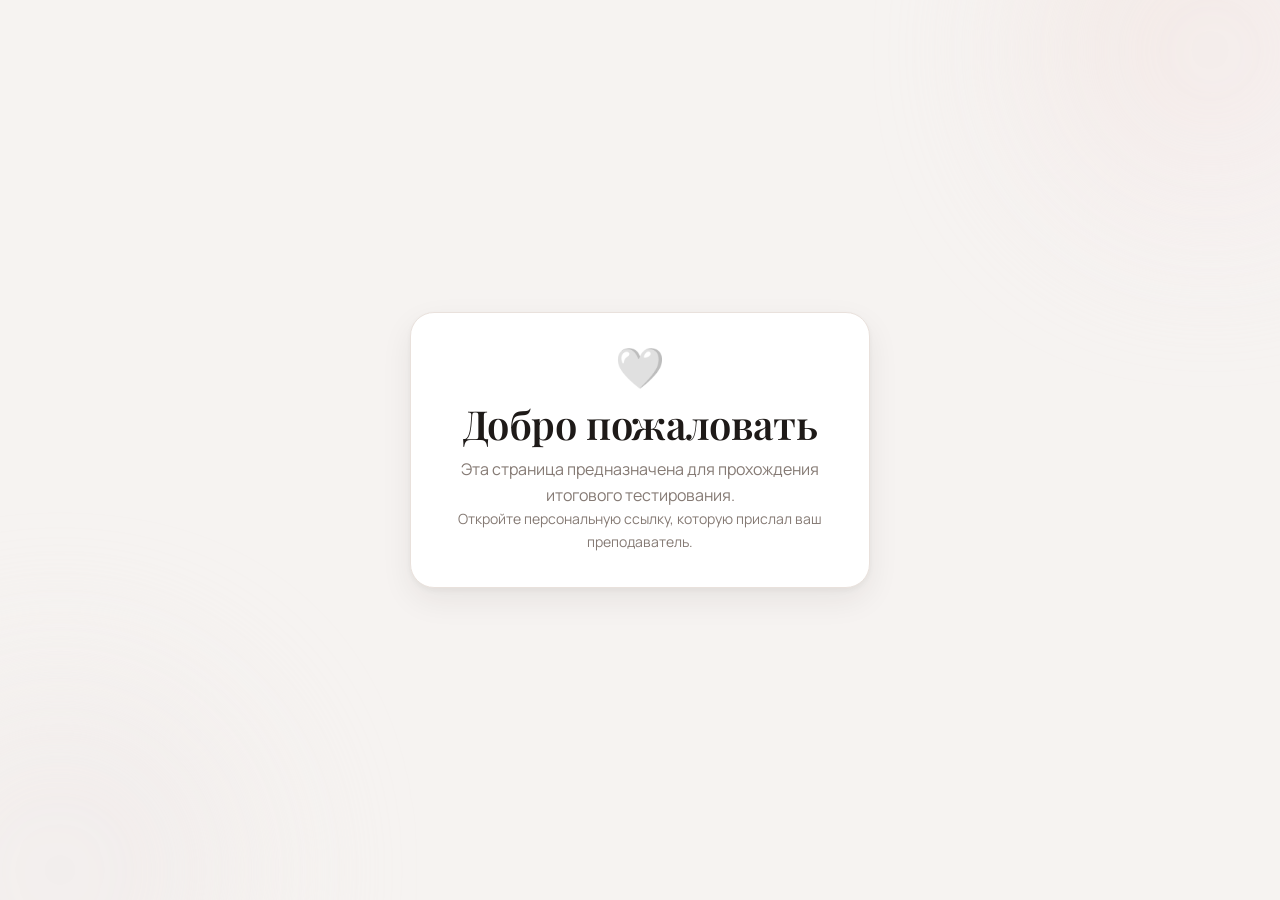
<file: index.html>
<!DOCTYPE html>
<html lang="ru">
<head>
<meta charset="utf-8">
<meta name="viewport" content="width=device-width, initial-scale=1, viewport-fit=cover">
<meta name="robots" content="noindex, nofollow">
<meta name="theme-color" content="#F6F3F1">
<title>Итоговое тестирование</title>

<link rel="preconnect" href="https://fonts.googleapis.com">
<link rel="preconnect" href="https://fonts.gstatic.com" crossorigin>
<link rel="stylesheet" href="https://fonts.googleapis.com/css2?family=Manrope:wght@400;500;600;700&family=Playfair+Display:wght@500;600&display=swap">
<link rel="stylesheet" href="assets/css/styles.css">
<link rel="icon" href="data:image/svg+xml,<svg xmlns='http://www.w3.org/2000/svg' viewBox='0 0 100 100'><text y='.9em' font-size='90'>🎓</text></svg>">
</head>

<body>

<canvas id="confetti" aria-hidden="true"></canvas>
<div class="bg-decor" aria-hidden="true"><span class="blob blob-1"></span><span class="blob blob-2"></span></div>

<main id="app">

  <!-- ============ ЗАГРУЗКА ============ -->
  <section class="screen" id="screen-loading">
    <div class="center-wrap"><div class="spinner" aria-label="Загрузка"></div></div>
  </section>

  <!-- ============ НЕЙТРАЛЬНАЯ СТРАНИЦА ============ -->
  <section class="screen" id="screen-welcome" hidden>
    <div class="center-wrap">
      <div class="card card-narrow text-center">
        <div class="emblem" aria-hidden="true">🤍</div>
        <h1 class="display">Добро пожаловать</h1>
        <p class="lead">Эта страница предназначена для прохождения итогового тестирования.</p>
        <p class="muted small">Откройте персональную ссылку, которую прислал ваш преподаватель.</p>
      </div>
    </div>
  </section>

  <!-- ============ ТЕСТ НЕ НАЙДЕН ============ -->
  <section class="screen" id="screen-notfound" hidden>
    <div class="center-wrap">
      <div class="card card-narrow text-center">
        <div class="emblem" aria-hidden="true">🔍</div>
        <h1 class="display">Тестирование не найдено</h1>
        <p class="lead">Возможно, ссылка указана неверно или устарела.</p>
        <button type="button" class="btn btn-primary" id="notfound-back">Вернуться</button>
      </div>
    </div>
  </section>

  <!-- ============ СТАРТОВЫЙ ЭКРАН ============ -->
  <section class="screen" id="screen-start" hidden>
    <div class="center-wrap">
      <div class="card card-start">

        <div class="resume-box" id="resume-box" hidden>
          <div class="resume-icon" aria-hidden="true">⏱</div>
          <div class="resume-text">
            <strong>Найдено незавершённое тестирование</strong>
            <span id="resume-meta" class="muted small"></span>
          </div>
          <div class="resume-actions">
            <button type="button" class="btn btn-primary btn-sm" id="btn-resume">Продолжить тестирование</button>
            <button type="button" class="btn btn-ghost btn-sm" id="btn-restart">Начать заново</button>
          </div>
        </div>

        <p class="eyebrow" id="start-brand">Итоговое тестирование</p>
        <h1 class="display" id="start-title">—</h1>
        <p class="lead" id="start-subtitle">Проверьте свои знания по теоретической части обучения</p>

        <div class="meta-grid">
          <div class="meta-item">
            <span class="meta-value" id="start-count">—</span>
            <span class="meta-label">вопросов</span>
          </div>
          <div class="meta-item">
            <span class="meta-value" id="start-time">—</span>
            <span class="meta-label">примерно</span>
          </div>
          <div class="meta-item">
            <span class="meta-value" id="start-pass">—</span>
            <span class="meta-label">проходной балл</span>
          </div>
        </div>

        <ul class="hint-list">
          <li>Вопросы показываются по одному, к предыдущим можно вернуться.</li>
          <li>Встречаются вопросы с одним и несколькими ответами, сопоставления, последовательности и открытые ответы.</li>
          <li>Правильные ответы станут доступны только после завершения теста.</li>
          <li>Прогресс сохраняется автоматически — страницу можно случайно закрыть.</li>
        </ul>

        <form id="name-form" class="name-form" novalidate>
          <label class="field-label" for="student-name">Как вас зовут?</label>
          <input class="field" type="text" id="student-name" name="name" placeholder="Имя и фамилия"
                 autocomplete="name" maxlength="60" required aria-describedby="name-error">
          <p class="field-error" id="name-error" role="alert" hidden>Пожалуйста, введите имя и фамилию.</p>
          <button type="submit" class="btn btn-primary btn-block" id="btn-start">Начать тестирование</button>
        </form>

      </div>
    </div>
  </section>

  <!-- ============ ЭКРАН ВОПРОСА ============ -->
  <section class="screen screen-quiz" id="screen-quiz" hidden>

    <header class="quiz-header">
      <div class="quiz-header-row">
        <div class="quiz-id">
          <span class="chip chip-test" id="quiz-test">—</span>
          <span class="chip chip-name" id="quiz-name">—</span>
        </div>
        <div class="quiz-counter"><span id="quiz-counter">Вопрос 1 из 1</span></div>
      </div>
      <div class="progress" role="progressbar" aria-label="Прогресс тестирования" aria-valuemin="0" aria-valuemax="100" aria-valuenow="0" id="progress">
        <div class="progress-fill" id="progress-fill"></div>
      </div>
    </header>

    <div class="quiz-body">
      <article class="card card-question" id="question-card" aria-live="polite">
        <!-- наполняется из JS -->
      </article>
    </div>

    <footer class="quiz-nav">
      <button type="button" class="btn btn-ghost" id="btn-prev">Назад</button>
      <span class="nav-status" id="nav-status"></span>
      <button type="button" class="btn btn-primary" id="btn-next">Далее</button>
    </footer>
  </section>

  <!-- ============ РЕЗУЛЬТАТ ============ -->
  <section class="screen" id="screen-result" hidden>
    <div class="center-wrap">
      <div class="card card-result">

        <div class="score-ring-wrap">
          <svg class="score-ring" viewBox="0 0 140 140" role="img" aria-labelledby="ring-label">
            <title id="ring-label">Результат тестирования</title>
            <circle class="ring-track" cx="70" cy="70" r="62"></circle>
            <circle class="ring-value" cx="70" cy="70" r="62" id="ring-value"></circle>
          </svg>
          <div class="score-center">
            <span class="score-percent" id="result-percent">0%</span>
            <span class="score-caption" id="result-fraction">—</span>
          </div>
        </div>

        <span class="status-badge" id="result-badge">—</span>
        <h1 class="display" id="result-title">Тестирование завершено!</h1>
        <p class="result-person"><span id="result-name">—</span> · <span id="result-test">—</span></p>

        <div class="stats-grid">
          <div class="stat stat-success"><span class="stat-value" id="stat-correct">0</span><span class="stat-label">правильных</span></div>
          <div class="stat stat-error"><span class="stat-value" id="stat-wrong">0</span><span class="stat-label">ошибок</span></div>
          <div class="stat stat-neutral"><span class="stat-value" id="stat-percent">0%</span><span class="stat-label">выполнено</span></div>
          <div class="stat stat-manual" id="stat-manual-box" hidden><span class="stat-value" id="stat-manual">0</span><span class="stat-label">на проверке</span></div>
        </div>

        <div class="congrats">
          <div class="congrats-glow" aria-hidden="true"></div>
          <p class="congrats-title">Тестирование завершено! Поздравляем! 🎓</p>
          <p>Вы проверили свои знания по теоретической части обучения.</p>
          <p>Но помните: хороший мастер — это не только знания, но и умение применять их на практике.</p>
          <p>Отрабатывайте технику, анализируйте каждую работу, замечайте свои ошибки и не бойтесь задавать вопросы.</p>
          <p class="congrats-outro">Навык формируется через практику. Продолжайте развиваться — и результат обязательно придёт. 🤍</p>
        </div>

        <div class="send-status" id="send-status" hidden>
          <span class="send-text" id="send-text"></span>
          <button type="button" class="btn btn-ghost btn-sm" id="btn-resend" hidden>Повторить отправку</button>
        </div>

        <div class="result-actions">
          <button type="button" class="btn btn-primary btn-block" id="btn-review">Посмотреть результаты</button>
          <button type="button" class="btn btn-outline btn-block" id="btn-done">Завершить</button>
        </div>
        <button type="button" class="link-quiet" id="btn-retake">Пройти тест заново</button>

      </div>
    </div>
  </section>

  <!-- ============ РАЗБОР ============ -->
  <section class="screen" id="screen-review" hidden>
    <div class="review-wrap">
      <header class="review-header">
        <button type="button" class="btn btn-ghost btn-sm" id="btn-review-back">← К результату</button>
        <h1 class="review-title">Разбор ответов</h1>
        <p class="muted small" id="review-sub">—</p>
      </header>
      <div id="review-list" class="review-list"></div>
      <div class="review-footer">
        <button type="button" class="btn btn-primary" id="btn-review-back2">Вернуться к результату</button>
      </div>
    </div>
  </section>

  <!-- ============ ФИНАЛ ============ -->
  <section class="screen" id="screen-bye" hidden>
    <div class="center-wrap">
      <div class="card card-narrow text-center">
        <div class="emblem" aria-hidden="true">🤍</div>
        <h1 class="display">Спасибо!</h1>
        <p class="lead">Результат сохранён. Эту страницу можно закрыть.</p>
        <button type="button" class="btn btn-ghost btn-sm" id="btn-bye-back">Вернуться к результату</button>
      </div>
    </div>
  </section>

</main>

<!-- ============ МОДАЛЬНОЕ ОКНО ============ -->
<div class="modal-backdrop" id="modal" hidden>
  <div class="modal" role="dialog" aria-modal="true" aria-labelledby="modal-title" aria-describedby="modal-text">
    <h2 class="modal-title" id="modal-title">—</h2>
    <p class="modal-text" id="modal-text">—</p>
    <div class="modal-actions">
      <button type="button" class="btn btn-ghost" id="modal-cancel">Отмена</button>
      <button type="button" class="btn btn-primary" id="modal-ok">Ок</button>
    </div>
  </div>
</div>

<script src="assets/js/config.js"></script>
<script src="assets/js/data/brows.js"></script>
<script src="assets/js/data/lashes.js"></script>
<script src="assets/js/engine.js"></script>
<script src="assets/js/app.js"></script>
</body>
</html>
</file>
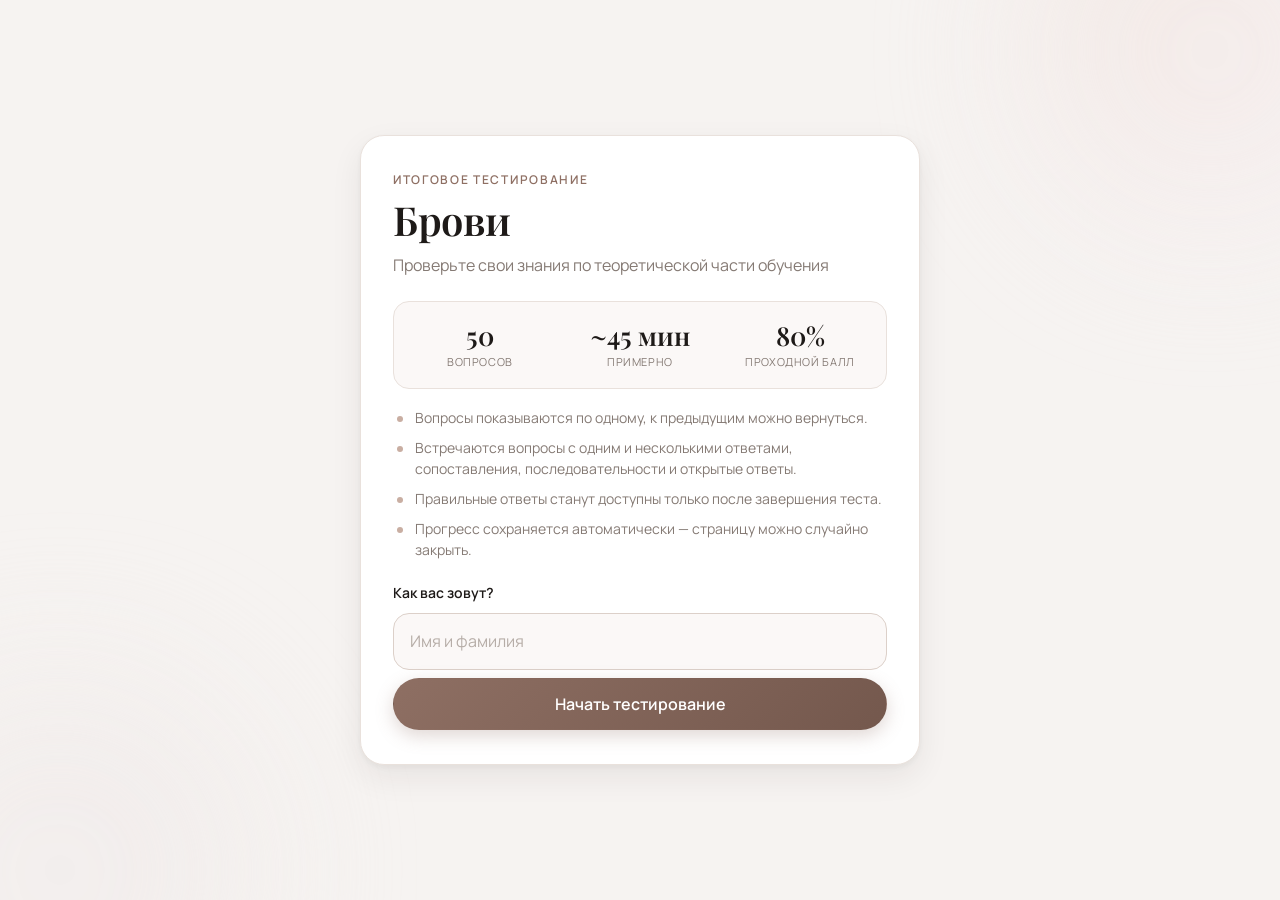
<file: brows/index.html>
<!DOCTYPE html>
<html lang="ru">
<head>
<meta charset="utf-8">
<title>Итоговое тестирование</title>
<meta name="robots" content="noindex, nofollow">
<meta http-equiv="refresh" content="0; url=../index.html?test=brows">
<script>location.replace('../index.html?test=brows' + location.hash);</script>
<style>body{font-family:system-ui,sans-serif;background:#F6F3F1;color:#857A74;display:grid;place-items:center;height:100vh;margin:0}</style>
</head>
<body>
<p>Открываем тестирование… <a href="../index.html?test=brows">Перейти</a></p>
</body>
</html>
</file>
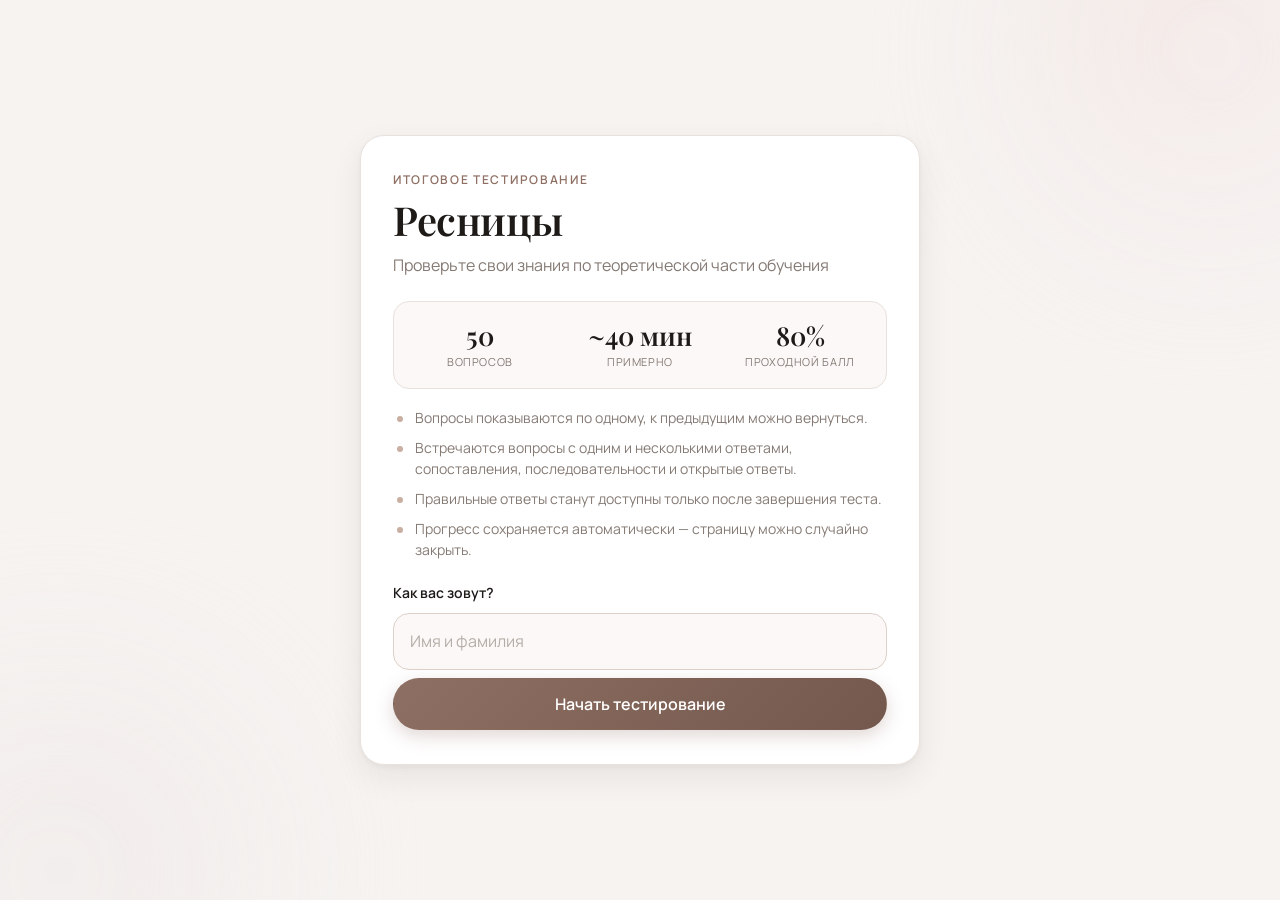
<file: lashes/index.html>
<!DOCTYPE html>
<html lang="ru">
<head>
<meta charset="utf-8">
<title>Итоговое тестирование</title>
<meta name="robots" content="noindex, nofollow">
<meta http-equiv="refresh" content="0; url=../index.html?test=lashes">
<script>location.replace('../index.html?test=lashes' + location.hash);</script>
<style>body{font-family:system-ui,sans-serif;background:#F6F3F1;color:#857A74;display:grid;place-items:center;height:100vh;margin:0}</style>
</head>
<body>
<p>Открываем тестирование… <a href="../index.html?test=lashes">Перейти</a></p>
</body>
</html>
</file>
<file: assets/css/styles.css>
/* =====================================================================
   ВИЗУАЛЬНАЯ СИСТЕМА
   Чтобы полностью сменить стиль сайта, достаточно поменять значения
   переменных в блоке :root ниже.
   ===================================================================== */

:root {
  /* ---- цвет ---- */
  --primary:        #8E6F63;   /* основной тёплый оттенок */
  --primary-dark:   #74584D;
  --primary-light:  #C9AEA2;
  --primary-soft:   #F1E7E2;   /* очень светлая заливка акцента */

  --accent:         #B08A94;   /* приглушённый mauve / rose */
  --accent-soft:    #F3E9EC;

  --background:     #F6F3F1;
  --surface:        #FFFFFF;
  --surface-2:      #FBF8F7;

  --text:           #1E1A18;
  --muted:          #857A74;
  --border:         #E9E1DC;
  --border-strong:  #DCD0C9;

  --success:        #3F7A63;
  --success-soft:   #E8F2ED;
  --error:          #B35450;
  --error-soft:     #FAEBEA;
  --warning:        #A87B33;
  --warning-soft:   #FAF1E2;

  /* ---- геометрия ---- */
  --radius-sm: 10px;
  --radius:    16px;
  --radius-lg: 24px;
  --radius-xl: 32px;

  /* ---- тени ---- */
  --shadow-sm: 0 1px 2px rgba(45, 32, 27, .05), 0 2px 8px rgba(45, 32, 27, .04);
  --shadow:    0 2px 6px rgba(45, 32, 27, .05), 0 12px 32px rgba(45, 32, 27, .07);
  --shadow-lg: 0 4px 12px rgba(45, 32, 27, .06), 0 24px 60px rgba(45, 32, 27, .10);
  --ring:      0 0 0 3px rgba(142, 111, 99, .20);

  /* ---- типографика ---- */
  --font-body: 'Manrope', -apple-system, BlinkMacSystemFont, 'Segoe UI', Roboto, 'Helvetica Neue', Arial, sans-serif;
  --font-display: 'Playfair Display', Georgia, 'Times New Roman', serif;

  /* ---- движение ---- */
  --ease: cubic-bezier(.22, .61, .36, 1);
  --dur: 260ms;
  --dur-fast: 160ms;
}

/* ===================== БАЗА ===================== */

*, *::before, *::after { box-sizing: border-box; }

/* атрибут hidden должен работать даже на элементах с собственным display */
[hidden] { display: none !important; }

html { -webkit-text-size-adjust: 100%; }

body {
  margin: 0;
  min-height: 100dvh;
  font-family: var(--font-body);
  font-size: 16px;
  line-height: 1.6;
  color: var(--text);
  background: var(--background);
  -webkit-font-smoothing: antialiased;
  overflow-x: hidden;
}

h1, h2, h3, p, ul, ol { margin: 0; }
ul, ol { padding: 0; list-style: none; }
button { font: inherit; color: inherit; }

:focus-visible {
  outline: 2px solid var(--primary);
  outline-offset: 3px;
  border-radius: 6px;
}

/* фоновые пятна */
.bg-decor { position: fixed; inset: 0; pointer-events: none; z-index: 0; overflow: hidden; }
.blob { position: absolute; border-radius: 50%; filter: blur(70px); opacity: .55; }
.blob-1 { width: 380px; height: 380px; top: -140px; right: -120px;
  background: radial-gradient(circle at 30% 30%, #F0E2DC, #F6EDEF 70%); }
.blob-2 { width: 420px; height: 420px; bottom: -180px; left: -150px;
  background: radial-gradient(circle at 60% 40%, #EDE6E8, #F4F1EC 70%); }

#confetti {
  position: fixed; inset: 0; width: 100%; height: 100%;
  pointer-events: none; z-index: 60; display: none;
}
#confetti.on { display: block; }

/* ===================== ЭКРАНЫ ===================== */

#app { position: relative; z-index: 1; }

.screen { animation: screen-in var(--dur) var(--ease) both; }
@keyframes screen-in { from { opacity: 0; transform: translateY(10px); } to { opacity: 1; transform: none; } }

.center-wrap {
  min-height: 100dvh;
  display: flex; align-items: center; justify-content: center;
  padding: 24px 16px calc(24px + env(safe-area-inset-bottom));
}

.spinner {
  width: 34px; height: 34px; border-radius: 50%;
  border: 3px solid var(--border);
  border-top-color: var(--primary);
  animation: spin .8s linear infinite;
}
@keyframes spin { to { transform: rotate(360deg); } }

/* ===================== КАРТОЧКИ ===================== */

.card {
  background: var(--surface);
  border: 1px solid var(--border);
  border-radius: var(--radius-lg);
  box-shadow: var(--shadow);
  padding: 26px 20px;
  width: 100%;
}
.card-narrow { max-width: 460px; }
.card-start { max-width: 560px; }
.card-result { max-width: 560px; text-align: center; }
.text-center { text-align: center; }

.emblem { font-size: 40px; line-height: 1; margin-bottom: 14px; }

.eyebrow {
  font-size: 12px; letter-spacing: .14em; text-transform: uppercase;
  color: var(--primary); font-weight: 600; margin-bottom: 8px;
}
.display {
  font-family: var(--font-display);
  font-size: clamp(28px, 7vw, 40px);
  line-height: 1.15; font-weight: 600; letter-spacing: -.01em;
}
.lead { margin-top: 10px; color: var(--muted); font-size: 16px; }
.muted { color: var(--muted); }
.small { font-size: 14px; }

/* ---- мета на стартовом экране ---- */
.meta-grid {
  display: grid; grid-template-columns: repeat(3, 1fr); gap: 8px;
  margin: 22px 0 18px;
  background: var(--surface-2);
  border: 1px solid var(--border);
  border-radius: var(--radius);
  padding: 14px 8px;
}
.meta-item { display: flex; flex-direction: column; align-items: center; text-align: center; gap: 2px; }
.meta-value { font-family: var(--font-display); font-size: 22px; font-weight: 600; line-height: 1.2; }
.meta-label { font-size: 11px; letter-spacing: .06em; text-transform: uppercase; color: var(--muted); }

.hint-list { display: grid; gap: 9px; margin-bottom: 22px; }
.hint-list li {
  position: relative; padding-left: 22px; font-size: 14px; color: var(--muted); line-height: 1.5;
}
.hint-list li::before {
  content: ''; position: absolute; left: 4px; top: 9px;
  width: 6px; height: 6px; border-radius: 50%; background: var(--primary-light);
}

/* ---- форма имени ---- */
.name-form { display: grid; gap: 8px; }
.field-label { font-size: 14px; font-weight: 600; }
.field {
  width: 100%; padding: 15px 16px;
  font: inherit; font-size: 16px;
  color: var(--text); background: var(--surface-2);
  border: 1.5px solid var(--border-strong);
  border-radius: var(--radius);
  transition: border-color var(--dur-fast) var(--ease), box-shadow var(--dur-fast) var(--ease), background var(--dur-fast);
}
.field::placeholder { color: #B6ADA7; }
.field:focus { outline: none; border-color: var(--primary); background: var(--surface); box-shadow: var(--ring); }
.field.invalid { border-color: var(--error); }
.field-error { color: var(--error); font-size: 13px; }

/* ---- продолжение теста ---- */
.resume-box {
  display: grid; grid-template-columns: auto 1fr; gap: 12px;
  align-items: center;
  background: var(--warning-soft);
  border: 1px solid #EBDCC2;
  border-radius: var(--radius);
  padding: 14px; margin-bottom: 22px;
}
.resume-icon { font-size: 20px; }
.resume-text { display: grid; gap: 2px; font-size: 14px; }
.resume-actions { grid-column: 1 / -1; display: grid; gap: 8px; }

/* ===================== КНОПКИ ===================== */

.btn {
  display: inline-flex; align-items: center; justify-content: center; gap: 8px;
  min-height: 52px; padding: 14px 24px;
  font-size: 16px; font-weight: 600; line-height: 1.2;
  border: 1.5px solid transparent; border-radius: 999px;
  background: transparent; cursor: pointer;
  transition: transform var(--dur-fast) var(--ease), background var(--dur-fast), box-shadow var(--dur-fast), color var(--dur-fast), border-color var(--dur-fast);
  -webkit-tap-highlight-color: transparent;
}
.btn:active { transform: scale(.975); }
.btn[disabled] { opacity: .45; cursor: not-allowed; transform: none; }

.btn-primary {
  color: #fff;
  background: linear-gradient(135deg, var(--primary) 0%, var(--primary-dark) 100%);
  box-shadow: 0 6px 18px rgba(142, 111, 99, .28);
}
.btn-primary:hover:not([disabled]) { box-shadow: 0 10px 26px rgba(142, 111, 99, .34); }

.btn-outline { border-color: var(--border-strong); color: var(--text); background: var(--surface); }
.btn-outline:hover:not([disabled]) { border-color: var(--primary-light); background: var(--surface-2); }

.btn-ghost { color: var(--muted); background: transparent; }
.btn-ghost:hover:not([disabled]) { color: var(--text); background: rgba(142, 111, 99, .08); }

.btn-sm { min-height: 42px; padding: 10px 18px; font-size: 14px; }
.btn-block { width: 100%; }

.link-quiet {
  display: inline-block; margin-top: 16px;
  background: none; border: 0; cursor: pointer;
  font-size: 13px; color: var(--muted); text-decoration: underline;
  text-underline-offset: 3px; opacity: .8;
}
.link-quiet:hover { color: var(--text); }

/* ===================== ЭКРАН ТЕСТА ===================== */

.screen-quiz {
  min-height: 100dvh;
  display: flex; flex-direction: column;
}

.quiz-header {
  position: sticky; top: 0; z-index: 20;
  padding: calc(12px + env(safe-area-inset-top)) 16px 12px;
  background: rgba(246, 243, 241, .82);
  backdrop-filter: blur(14px);
  -webkit-backdrop-filter: blur(14px);
  border-bottom: 1px solid var(--border);
}
.quiz-header-row {
  display: flex; align-items: center; justify-content: space-between;
  gap: 10px; margin-bottom: 10px;
}
.quiz-id { display: flex; gap: 6px; min-width: 0; flex-wrap: wrap; }
.chip {
  display: inline-block; max-width: 46vw;
  padding: 5px 11px; border-radius: 999px;
  font-size: 12px; font-weight: 600; line-height: 1.3;
  white-space: nowrap; overflow: hidden; text-overflow: ellipsis;
}
.chip-test { background: var(--primary-soft); color: var(--primary-dark); }
.chip-name { background: var(--accent-soft); color: #7E5B66; }
.quiz-counter { font-size: 13px; font-weight: 600; color: var(--muted); white-space: nowrap; }

.progress {
  height: 7px; border-radius: 999px;
  background: var(--border); overflow: hidden;
}
.progress-fill {
  height: 100%; width: 0;
  border-radius: 999px;
  background: linear-gradient(90deg, var(--primary-light), var(--primary));
  transition: width 420ms var(--ease);
}

.quiz-body { flex: 1; padding: 18px 16px 8px; display: flex; justify-content: center; }

.card-question {
  max-width: 680px; align-self: flex-start;
  padding: 22px 18px;
}
.card-question.anim-out { opacity: 0; transform: translateY(-8px); transition: opacity var(--dur-fast) var(--ease), transform var(--dur-fast) var(--ease); }
.card-question.anim-in { animation: q-in 320ms var(--ease) both; }
@keyframes q-in { from { opacity: 0; transform: translateY(14px); } to { opacity: 1; transform: none; } }

.q-block {
  font-size: 11px; letter-spacing: .1em; text-transform: uppercase;
  color: var(--primary); font-weight: 700; margin-bottom: 10px;
}
.q-text {
  font-size: clamp(18px, 4.6vw, 22px); line-height: 1.38; font-weight: 600;
  white-space: pre-line;
}
.q-hint { margin-top: 8px; font-size: 13px; color: var(--muted); }

/* ситуационная задача */
.situation-badge {
  display: inline-flex; align-items: center; gap: 7px;
  padding: 6px 13px; border-radius: 999px; margin-bottom: 12px;
  background: linear-gradient(135deg, var(--accent-soft), var(--primary-soft));
  color: #7E5B66; font-size: 12px; font-weight: 700;
  letter-spacing: .06em; text-transform: uppercase;
}
.situation-box {
  position: relative;
  margin: 0 0 16px; padding: 16px 16px 16px 20px;
  background: var(--surface-2);
  border: 1px solid var(--border);
  border-left: 3px solid var(--accent);
  border-radius: var(--radius);
  font-size: 15px; line-height: 1.55; color: #403834;
}

/* ---- варианты ответов ---- */
.options { display: grid; gap: 10px; margin-top: 18px; }

.option {
  position: relative;
  display: flex; align-items: flex-start; gap: 13px;
  width: 100%; padding: 15px 16px;
  text-align: left; font-size: 15.5px; line-height: 1.45;
  background: var(--surface-2);
  border: 1.5px solid var(--border);
  border-radius: var(--radius);
  cursor: pointer;
  transition: border-color var(--dur-fast) var(--ease), background var(--dur-fast) var(--ease),
              box-shadow var(--dur-fast) var(--ease), transform var(--dur-fast) var(--ease);
}
.option:hover { border-color: var(--primary-light); background: var(--surface); }
.option:active { transform: scale(.99); }
.option.selected {
  border-color: var(--primary);
  background: var(--primary-soft);
  box-shadow: 0 4px 16px rgba(142, 111, 99, .16);
}
.option-mark {
  flex: 0 0 auto; width: 24px; height: 24px; margin-top: 1px;
  display: grid; place-items: center;
  border: 1.5px solid var(--border-strong);
  background: var(--surface);
  color: transparent;
  font-size: 13px; font-weight: 700;
  transition: all var(--dur-fast) var(--ease);
}
.option-mark.radio { border-radius: 50%; }
.option-mark.check { border-radius: 7px; }
.option.selected .option-mark {
  border-color: var(--primary); background: var(--primary); color: #fff;
  transform: scale(1.06);
}
.option-text { flex: 1; min-width: 0; }

/* ---- сопоставление ---- */
.matching { display: grid; gap: 10px; margin-top: 18px; }
.match-row {
  border: 1.5px solid var(--border);
  border-radius: var(--radius);
  background: var(--surface-2);
  overflow: hidden;
  transition: border-color var(--dur-fast) var(--ease);
}
.match-row.filled { border-color: var(--primary-light); background: var(--surface); }
.match-row.open { border-color: var(--primary); }
.match-head {
  display: flex; align-items: center; justify-content: space-between; gap: 12px;
  width: 100%; padding: 14px 16px; background: transparent; border: 0;
  text-align: left; cursor: pointer; font-size: 15.5px; line-height: 1.4;
}
.match-left { font-weight: 600; }
.match-value {
  display: flex; align-items: center; gap: 8px;
  font-size: 13.5px; font-weight: 500; color: var(--muted); text-align: right;
}
.match-value.set { color: var(--primary-dark); font-weight: 600; }
.match-caret { flex: 0 0 auto; transition: transform var(--dur-fast) var(--ease); opacity: .5; }
.match-row.open .match-caret { transform: rotate(180deg); }
.match-panel { display: grid; gap: 6px; padding: 0 12px 12px; }
.match-opt {
  width: 100%; padding: 11px 13px; text-align: left;
  font-size: 14.5px; line-height: 1.4;
  background: var(--surface); border: 1.5px solid var(--border);
  border-radius: var(--radius-sm); cursor: pointer;
  transition: all var(--dur-fast) var(--ease);
}
.match-opt:hover { border-color: var(--primary-light); }
.match-opt.chosen { border-color: var(--primary); background: var(--primary-soft); font-weight: 600; }
.match-opt.used { opacity: .5; }

/* ---- последовательность ---- */
.order-list { display: grid; gap: 10px; margin-top: 18px; }
.order-item {
  display: flex; align-items: center; gap: 12px;
  padding: 12px 12px 12px 14px;
  background: var(--surface-2);
  border: 1.5px solid var(--border);
  border-radius: var(--radius);
  transition: background var(--dur-fast) var(--ease), border-color var(--dur-fast) var(--ease), transform var(--dur) var(--ease);
}
.order-item.moved { border-color: var(--primary); background: var(--primary-soft); }
.order-index {
  flex: 0 0 auto; width: 28px; height: 28px; display: grid; place-items: center;
  border-radius: 50%; background: var(--primary); color: #fff;
  font-size: 13px; font-weight: 700;
}
.order-text { flex: 1; min-width: 0; font-size: 15px; line-height: 1.4; }
.order-btns { flex: 0 0 auto; display: flex; gap: 4px; }
.icon-btn {
  width: 38px; height: 38px; display: grid; place-items: center;
  border: 1.5px solid var(--border); border-radius: 12px;
  background: var(--surface); cursor: pointer; color: var(--muted);
  transition: all var(--dur-fast) var(--ease);
}
.icon-btn:hover:not([disabled]) { border-color: var(--primary-light); color: var(--primary); }
.icon-btn[disabled] { opacity: .3; cursor: not-allowed; }

/* ---- открытый ответ ---- */
.answer-area { margin-top: 18px; }
.textarea {
  width: 100%; min-height: 150px; padding: 15px 16px; resize: vertical;
  font: inherit; font-size: 16px; line-height: 1.55; color: var(--text);
  background: var(--surface-2);
  border: 1.5px solid var(--border-strong); border-radius: var(--radius);
  transition: border-color var(--dur-fast) var(--ease), box-shadow var(--dur-fast) var(--ease), background var(--dur-fast);
}
.textarea:focus { outline: none; border-color: var(--primary); background: var(--surface); box-shadow: var(--ring); }
.counter { margin-top: 6px; font-size: 12px; color: var(--muted); text-align: right; }

/* ---- нижняя навигация ---- */
.quiz-nav {
  position: sticky; bottom: 0; z-index: 20;
  display: flex; align-items: center; gap: 10px;
  padding: 12px 16px calc(12px + env(safe-area-inset-bottom));
  background: rgba(246, 243, 241, .88);
  backdrop-filter: blur(14px);
  -webkit-backdrop-filter: blur(14px);
  border-top: 1px solid var(--border);
}
.quiz-nav .btn-ghost { flex: 0 0 auto; }
.quiz-nav .btn-primary { flex: 1 1 auto; max-width: 320px; margin-left: auto; }
.nav-status { flex: 0 1 auto; font-size: 12px; color: var(--muted); text-align: center; }

/* ===================== РЕЗУЛЬТАТ ===================== */

.score-ring-wrap { position: relative; width: 190px; height: 190px; margin: 4px auto 18px; }
.score-ring { width: 100%; height: 100%; transform: rotate(-90deg); }
.ring-track { fill: none; stroke: var(--border); stroke-width: 10; }
.ring-value {
  fill: none; stroke: url(#g); stroke: var(--primary); stroke-width: 10; stroke-linecap: round;
  stroke-dasharray: 389.56; stroke-dashoffset: 389.56;
  transition: stroke-dashoffset 1.4s var(--ease), stroke .6s var(--ease);
}
.ring-value.pass { stroke: var(--success); }
.ring-value.fail { stroke: var(--primary); }
.score-center {
  position: absolute; inset: 0; display: grid; place-content: center; text-align: center; gap: 2px;
}
.score-percent { font-family: var(--font-display); font-size: 46px; font-weight: 600; line-height: 1; }
.score-caption { font-size: 13px; color: var(--muted); }

.status-badge {
  display: inline-block; padding: 7px 16px; border-radius: 999px;
  font-size: 13px; font-weight: 700; margin-bottom: 12px;
}
.status-badge.pass { background: var(--success-soft); color: var(--success); }
.status-badge.fail { background: var(--primary-soft); color: var(--primary-dark); }

.result-person { margin-top: 8px; font-size: 15px; color: var(--muted); }

.stats-grid {
  display: grid; grid-template-columns: repeat(3, 1fr); gap: 8px; margin: 22px 0;
}
.stats-grid.has-manual { grid-template-columns: repeat(2, 1fr); }
.stat {
  padding: 14px 8px; border-radius: var(--radius);
  display: flex; flex-direction: column; align-items: center; gap: 2px;
  border: 1px solid var(--border); background: var(--surface-2);
}
.stat-value { font-family: var(--font-display); font-size: 24px; font-weight: 600; line-height: 1.1; }
.stat-label { font-size: 11px; letter-spacing: .05em; text-transform: uppercase; color: var(--muted); }
.stat-success { background: var(--success-soft); border-color: #D8E8E0; }
.stat-success .stat-value { color: var(--success); }
.stat-error { background: var(--error-soft); border-color: #F0D8D6; }
.stat-error .stat-value { color: var(--error); }
.stat-manual { background: var(--warning-soft); border-color: #EBDCC2; }
.stat-manual .stat-value { color: var(--warning); }

.congrats {
  position: relative; overflow: hidden;
  margin: 6px 0 18px; padding: 24px 18px;
  border-radius: var(--radius-lg);
  background: linear-gradient(150deg, #FBF6F4 0%, #F6EFF1 55%, #F3F0EC 100%);
  border: 1px solid var(--border);
  text-align: center;
}
.congrats-glow {
  position: absolute; width: 220px; height: 220px; top: -110px; left: 50%;
  transform: translateX(-50%); border-radius: 50%;
  background: radial-gradient(circle, rgba(201, 174, 162, .40), transparent 68%);
}
.congrats p { position: relative; margin-top: 10px; font-size: 14.5px; line-height: 1.6; color: #4A413D; }
.congrats-title {
  position: relative; margin-top: 0 !important;
  font-family: var(--font-display); font-size: 20px !important; font-weight: 600; color: var(--text) !important;
}
.congrats-outro { font-weight: 600; color: var(--primary-dark) !important; }

.send-status {
  display: grid; gap: 8px; justify-items: center;
  padding: 12px 14px; margin-bottom: 16px;
  border-radius: var(--radius); font-size: 13.5px;
  background: var(--surface-2); border: 1px solid var(--border); color: var(--muted);
}
.send-status.error { background: var(--error-soft); border-color: #F0D8D6; color: var(--error); }
.send-status.ok { background: var(--success-soft); border-color: #D8E8E0; color: var(--success); }

.result-actions { display: grid; gap: 10px; }

/* ===================== РАЗБОР ===================== */

.review-wrap {
  max-width: 760px; margin: 0 auto;
  padding: calc(18px + env(safe-area-inset-top)) 16px calc(24px + env(safe-area-inset-bottom));
}
.review-header { margin-bottom: 18px; }
.review-header .btn { margin-left: -18px; margin-bottom: 6px; }
.review-title { font-family: var(--font-display); font-size: 28px; font-weight: 600; }

.review-list { display: grid; gap: 12px; }
.review-item {
  background: var(--surface); border: 1px solid var(--border);
  border-left: 4px solid var(--border-strong);
  border-radius: var(--radius); padding: 16px 16px;
  box-shadow: var(--shadow-sm);
}
.review-item.ok { border-left-color: var(--success); }
.review-item.bad { border-left-color: var(--error); }
.review-item.part { border-left-color: var(--warning); }
.review-item.man { border-left-color: var(--accent); }

.review-top { display: flex; align-items: center; justify-content: space-between; gap: 10px; margin-bottom: 8px; }
.review-num { font-size: 12px; font-weight: 700; letter-spacing: .06em; text-transform: uppercase; color: var(--muted); }
.review-status { font-size: 12.5px; font-weight: 700; padding: 4px 10px; border-radius: 999px; white-space: nowrap; }
.review-status.ok { background: var(--success-soft); color: var(--success); }
.review-status.bad { background: var(--error-soft); color: var(--error); }
.review-status.part { background: var(--warning-soft); color: var(--warning); }
.review-status.man { background: var(--accent-soft); color: #7E5B66; }

.review-q { font-size: 15.5px; font-weight: 600; line-height: 1.4; white-space: pre-line; }
.review-sit { margin-top: 8px; font-size: 14px; color: var(--muted); font-style: italic; line-height: 1.5; }
.review-rows { display: grid; gap: 8px; margin-top: 12px; }
.review-row { font-size: 14.5px; line-height: 1.5; }
.review-row .rl { display: block; font-size: 12px; font-weight: 700; letter-spacing: .05em; text-transform: uppercase; color: var(--muted); margin-bottom: 2px; }
.review-row .rv { white-space: pre-line; }
.review-row.answer .rv { color: var(--text); }
.review-row.correct .rv { color: var(--success); font-weight: 600; }
.review-explain {
  margin-top: 12px; padding: 11px 13px;
  background: var(--surface-2); border: 1px solid var(--border);
  border-radius: var(--radius-sm); font-size: 14px; color: #4A413D; line-height: 1.55;
}
.review-footer { margin-top: 22px; display: flex; justify-content: center; }

/* ===================== МОДАЛЬНОЕ ОКНО ===================== */

.modal-backdrop {
  position: fixed; inset: 0; z-index: 80;
  display: grid; place-items: center; padding: 20px;
  background: rgba(30, 26, 24, .42);
  backdrop-filter: blur(4px);
  -webkit-backdrop-filter: blur(4px);
  animation: fade-in var(--dur-fast) var(--ease) both;
}
@keyframes fade-in { from { opacity: 0 } to { opacity: 1 } }
.modal {
  width: 100%; max-width: 420px;
  background: var(--surface); border-radius: var(--radius-lg);
  box-shadow: var(--shadow-lg); padding: 24px 20px;
  animation: modal-in var(--dur) var(--ease) both;
}
@keyframes modal-in { from { opacity: 0; transform: translateY(16px) scale(.97); } to { opacity: 1; transform: none; } }
.modal-title { font-family: var(--font-display); font-size: 22px; font-weight: 600; }
.modal-text { margin-top: 8px; color: var(--muted); font-size: 15px; line-height: 1.55; }
.modal-actions { display: grid; grid-template-columns: 1fr 1fr; gap: 10px; margin-top: 20px; }

/* ===================== ПЛАНШЕТ / ДЕСКТОП ===================== */

@media (min-width: 600px) {
  .card { padding: 34px 32px; }
  .card-question { padding: 30px 30px; }
  .meta-grid { padding: 18px 10px; }
  .meta-value { font-size: 26px; }
  .resume-box { grid-template-columns: auto 1fr auto; }
  .resume-actions { grid-column: auto; display: flex; gap: 8px; }
  .quiz-header, .quiz-nav { padding-left: 24px; padding-right: 24px; }
  .chip { max-width: 240px; }
  .score-ring-wrap { width: 212px; height: 212px; }
  .score-percent { font-size: 52px; }
  .stats-grid.has-manual { grid-template-columns: repeat(4, 1fr); }
  .review-item { padding: 20px 22px; }
}

@media (min-width: 900px) {
  .quiz-body { padding: 28px 24px 14px; }
  .card-question { padding: 34px 38px; }
  .options { gap: 11px; }
  .option { padding: 16px 18px; font-size: 16px; }
}

/* ===================== СНИЖЕННАЯ АНИМАЦИЯ ===================== */

@media (prefers-reduced-motion: reduce) {
  *, *::before, *::after {
    animation-duration: .001ms !important;
    animation-iteration-count: 1 !important;
    transition-duration: .001ms !important;
    scroll-behavior: auto !important;
  }
  .ring-value { transition: none !important; }
  .blob { display: none; }
}
</file>
